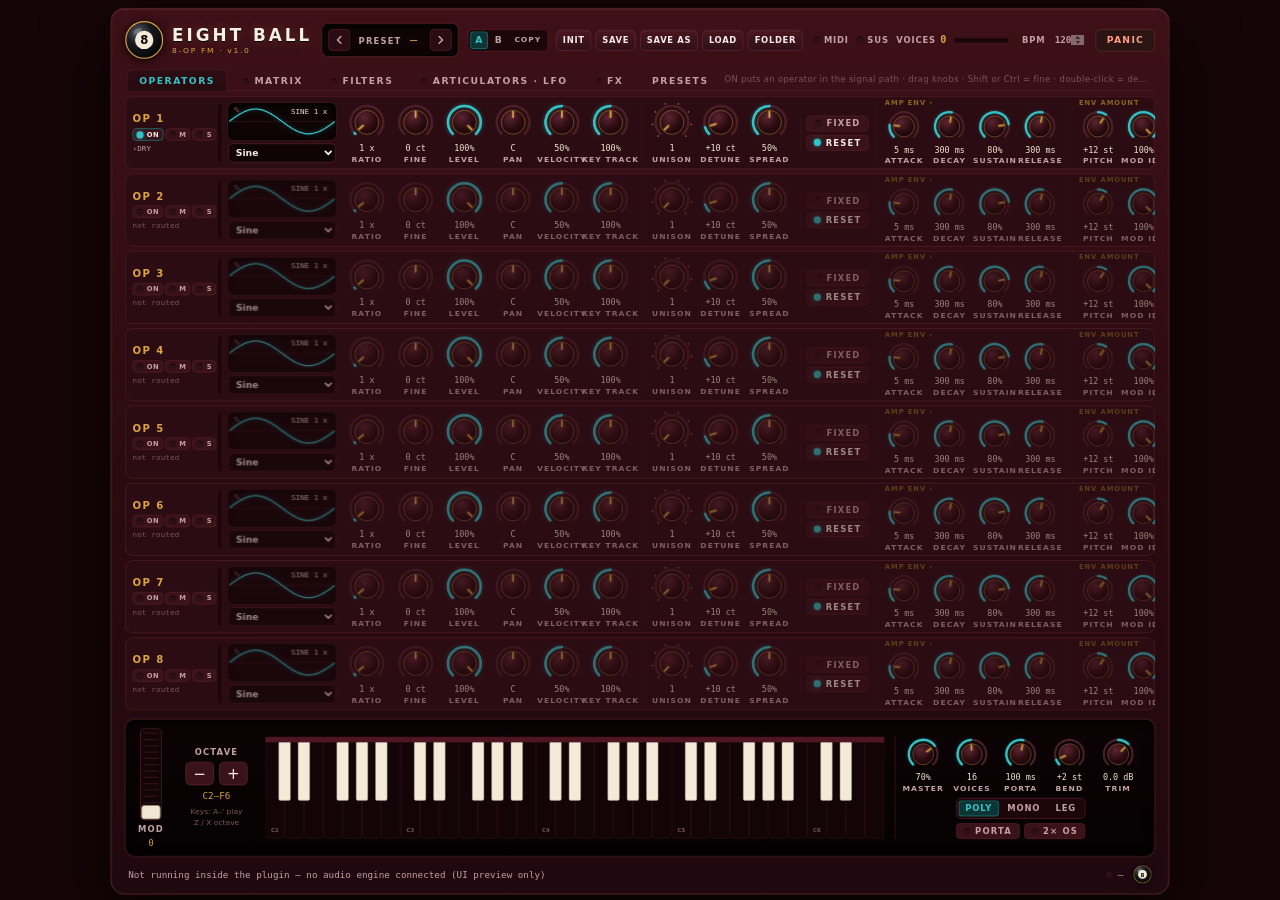
<file: vst/ui/index.html>
<!doctype html>
<html lang="en">
<head>
  <meta charset="utf-8">
  <meta name="viewport" content="width=device-width, initial-scale=1, minimum-scale=1, maximum-scale=1, user-scalable=no, viewport-fit=cover">
  <title>Eight Ball</title>
  <link rel="stylesheet" href="css/style.css">
</head>
<body class="plugin">
  <!-- shared SVG defs: knob face, the eight ball -->
  <svg width="0" height="0" style="position:absolute" aria-hidden="true" focusable="false">
    <defs>
      <radialGradient id="knobFace" cx="38%" cy="30%" r="80%">
        <stop offset="0%" stop-color="#5a2430"/>
        <stop offset="60%" stop-color="#2a0b10"/>
        <stop offset="100%" stop-color="#170507"/>
      </radialGradient>
      <radialGradient id="ballFace" cx="35%" cy="30%" r="75%">
        <stop offset="0%" stop-color="#5a5f68"/>
        <stop offset="45%" stop-color="#16181c"/>
        <stop offset="100%" stop-color="#050607"/>
      </radialGradient>
      <!-- the eight ball, drawn once -->
      <symbol id="eightBall" viewBox="0 0 40 40">
        <circle cx="20" cy="20" r="19" fill="url(#ballFace)" stroke="#d9a441" stroke-width="1.2"/>
        <circle cx="20" cy="20" r="9.5" fill="#f3ead8"/>
        <text x="20" y="24.6" class="ball-eight">8</text>
        <ellipse cx="13" cy="11" rx="4.5" ry="2.6" fill="#fff" opacity="0.2" transform="rotate(-30 13 11)"/>
      </symbol>
    </defs>
  </svg>

  <main class="synth">
    <header class="topbar">
      <div class="brand">
        <svg class="brand-logo" viewBox="0 0 40 40" aria-hidden="true"><use href="#eightBall"/></svg>
        <div class="brand-text">
          <span class="brand-mark">EIGHT BALL</span>
          <span class="brand-sub">8-OP FM · v1.0</span>
        </div>
      </div>
      <div class="patch-display">
        <button id="preset-prev" type="button" class="pd-step" aria-label="Previous preset" data-tip="Previous preset">
          <svg viewBox="0 0 12 12" aria-hidden="true"><path d="M8 2 4 6l4 4"/></svg>
        </button>
        <div class="pd-text">
          <span id="preset-cat" class="pd-label">PRESET</span>
          <span id="preset-name" class="pd-name"></span>
        </div>
        <button id="preset-next" type="button" class="pd-step" aria-label="Next preset" data-tip="Next preset">
          <svg viewBox="0 0 12 12" aria-hidden="true"><path d="m4 2 4 4-4 4"/></svg>
        </button>
      </div>
      <div class="preset-actions">
        <div class="ab-ctl" data-tip="A/B compare: flip between two sounds; COPY puts the current sound in the other slot">
          <button id="ab-a" type="button" class="ab-btn on">A</button>
          <button id="ab-b" type="button" class="ab-btn">B</button>
          <button id="ab-copy" type="button" class="ab-btn copy">COPY</button>
        </div>
        <button id="preset-init" type="button" class="pd-btn" data-tip="Start from the Init patch">INIT</button>
        <button id="preset-save" type="button" class="pd-btn" data-tip="Save the current sound (replaces a user preset of the same name)">SAVE</button>
        <button id="preset-saveas" type="button" class="pd-btn" data-tip="Save under a new name">SAVE AS</button>
        <button id="preset-load" type="button" class="pd-btn" data-tip="Load a .ebpreset file">LOAD</button>
        <button id="preset-folder" type="button" class="pd-btn" data-tip="Open the user preset folder">FOLDER</button>
      </div>
      <div class="top-controls">
        <label class="midi-pick web-only">
          <span class="ctl-label">MIDI IN</span>
          <select id="midi-select"><option>Detecting…</option></select>
        </label>
        <span class="indicator"><span class="led" id="midi-led" title="Note activity"></span>MIDI</span>
        <span class="indicator"><span class="led" id="sustain-led"></span>SUS</span>
        <span class="indicator voices-ind" data-tip="Voices playing / polyphony">VOICES <b id="voice-count">0</b></span>
        <div class="meter" data-tip="Output level"><div id="meter-fill"></div><div class="meter-clip"></div></div>
        <label class="indicator bpm-ctl" title="Tempo for synced envelopes and LFOs (from the host in the plugin)">
          BPM <input id="bpm-input" type="number" min="20" max="300" step="0.1" value="120" readonly>
        </label>
        <button id="panic-btn" type="button" class="panic" data-tip="Silence everything now">PANIC</button>
      </div>
    </header>

    <nav class="page-tabs" role="tablist" aria-label="Sections">
      <button type="button" class="page-tab" data-page="ops" role="tab">OPERATORS</button>
      <button type="button" class="page-tab" data-page="matrix" role="tab"><span class="led" id="matrix-led"></span>MATRIX</button>
      <button type="button" class="page-tab" data-page="filters" role="tab"><span class="led" id="filters-led"></span>FILTERS</button>
      <button type="button" class="page-tab" data-page="art" role="tab"><span class="led" id="art-led"></span>ARTICULATORS · LFO</button>
      <button type="button" class="page-tab" data-page="fx" role="tab"><span class="led" id="fx-led"></span>FX</button>
      <button type="button" class="page-tab" data-page="presets" role="tab">PRESETS</button>
      <span class="page-hint" id="page-hint"></span>
    </nav>
    <div class="pages">
      <div class="page" data-page="ops"><div id="ops-page" class="ops-page"></div></div>
      <div class="page" data-page="matrix"><div id="matrix-page" class="matrix-page"></div></div>
      <div class="page" data-page="filters"><div id="filters-page" class="filters-page"></div></div>
      <div class="page" data-page="art"><div id="art-page" class="art-page"></div></div>
      <div class="page" data-page="fx"><div id="fx-page" class="fx-page"></div></div>
      <div class="page" data-page="presets">
        <section class="browser" aria-label="Presets">
          <div class="browser-head">
            <div class="cat-tabs" id="cat-tabs" role="tablist"></div>
            <input id="preset-search" type="search" placeholder="search all presets…" spellcheck="false" autocomplete="off" data-tip="Type to search every category (Esc clears)">
          </div>
          <div class="preset-grid" id="preset-grid"></div>
          <div class="browser-foot"><span id="preset-count"></span><span id="preset-folder-path" class="path"></span></div>
        </section>
      </div>
    </div>

    <section class="keybed">
      <div id="wheel-slot"></div>
      <div class="octave-ctl">
        <span class="ctl-label">OCTAVE</span>
        <div class="oct-buttons">
          <button id="oct-down" type="button" aria-label="Octave down" data-tip="Octave down (Z)">−</button>
          <button id="oct-up" type="button" aria-label="Octave up" data-tip="Octave up (X)">+</button>
        </div>
        <span id="octave-readout" class="oct-readout"></span>
        <span class="kbd-hint">Keys: A–' play<br>Z / X octave</span>
      </div>
      <div id="piano" class="piano"></div>
      <div class="global-strip">
        <div id="global-knobs" class="knob-row"></div>
        <div id="global-switches" class="switch-col"></div>
      </div>
    </section>

    <footer class="statusbar">
      <span id="midi-monitor" class="monitor">Connecting to plugin…</span>
      <span class="audio-status"><span class="led" id="audio-led"></span><span id="audio-info">—</span></span>
      <svg class="corner-ball" viewBox="0 0 40 40" aria-hidden="true"><use href="#eightBall"/></svg>
    </footer>
  </main>

  <div id="modal" class="modal hidden" role="dialog" aria-modal="true" aria-labelledby="modal-title">
    <div class="modal-card">
      <div id="modal-title" class="modal-title"></div>
      <div id="modal-body" class="modal-body"></div>
      <input id="modal-input" type="text" maxlength="60" spellcheck="false" autocomplete="off">
      <div class="modal-actions">
        <button id="modal-cancel" type="button" class="pd-btn">CANCEL</button>
        <button id="modal-ok" type="button" class="pd-btn primary">OK</button>
      </div>
    </div>
  </div>

  <script src="js/params.js"></script>
  <script src="js/engine-juce.js"></script>
  <script src="js/knob.js"></script>
  <script src="js/controls.js"></script>
  <script src="js/piano.js"></script>
  <script src="js/matrix.js"></script>
  <script src="js/envelope.js"></script>
  <script src="js/waveeditor.js"></script>
  <script src="js/filters.js"></script>
  <script src="js/articulators.js"></script>
  <script src="js/fx.js"></script>
  <script src="js/app.js"></script>
</body>
</html>
</file>
<file: vst/ui/css/style.css>
:root {
  --bg: #150507;
  --chassis-1: #3b0f17;
  --chassis-2: #220a0e;
  --panel: #2b0c12;
  --panel-edge: #4d1b24;
  --screen: #0e0405;
  --text: #f4ebe6;
  --muted: #c2a0a4;
  --faint: #7a545b;
  --accent: #2fc5c7;                 /* teal */
  --accent-glow: rgba(47, 197, 199, 0.45);
  --accent-dim: #1a6d6e;
  --accent-bg: #0f3435;
  --gold: #d9a441;
  --gold-dim: #8a6520;
  --gold-glow: rgba(217, 164, 65, 0.45);
  --warn: #ff8a3d;
  --track: #4a1f27;
  --sans: "Segoe UI", system-ui, -apple-system, sans-serif;
  --mono: "Cascadia Mono", "Consolas", ui-monospace, monospace;
}

* { box-sizing: border-box; }

html, body { margin: 0; }
body {
  min-height: 100vh;
  background: radial-gradient(1200px 600px at 50% -10%, #2a0b10 0%, var(--bg) 60%) var(--bg);
  color: var(--text);
  font-family: var(--sans);
  -webkit-font-smoothing: antialiased;
}

button { font-family: inherit; color: inherit; }

.synth {
  width: 1260px;
  background: linear-gradient(180deg, var(--chassis-1), var(--chassis-2));
  border: 1px solid var(--panel-edge);
  border-radius: 16px;
  padding: 14px 16px 12px;
  box-shadow: 0 30px 80px rgba(0, 0, 0, 0.6), inset 0 1px 0 rgba(255, 255, 255, 0.05);
  display: flex;
  flex-direction: column;
  gap: 10px;
  user-select: none;
}

/* plugin: laid out at the design width and scaled to the window (app.js fit()) */
body.plugin { display: block; padding: 0; height: 100vh; overflow: hidden; background: var(--bg); }
body.plugin .synth { position: absolute; top: 8px; left: 50%; transform-origin: top center; transform: translateX(-50%); }

/* ---------------------------------------------------------------- LEDs --- */
.led {
  display: inline-block;
  width: 8px; height: 8px;
  border-radius: 50%;
  background: #2e1116;
  box-shadow: inset 0 1px 1px rgba(0, 0, 0, 0.6);
  flex: none;
  transition: background 60ms, box-shadow 60ms;
}
.led.on, .power.on .led {
  background: var(--accent);
  box-shadow: 0 0 8px var(--accent-glow), 0 0 2px var(--accent);
}

.ctl-label, .panel-title, .knob-label, .pd-label, .kgroup-label {
  font-size: 10px;
  letter-spacing: 0.14em;
  text-transform: uppercase;
  color: var(--muted);
  font-weight: 600;
}

/* -------------------------------------------------------------- top bar --- */
.topbar { display: flex; align-items: center; gap: 12px; }
.brand { display: flex; align-items: center; gap: 10px; flex: none; }
.brand-logo { width: 38px; height: 38px; filter: drop-shadow(0 2px 4px rgba(0, 0, 0, 0.7)); }
.ball-eight { font: 700 12px var(--sans); fill: #0a0a0a; text-anchor: middle; }
.brand-text { display: flex; flex-direction: column; line-height: 1.1; }
.brand-mark { font-size: 20px; font-weight: 800; letter-spacing: 0.18em; white-space: nowrap; }
.brand-sub { font-size: 9px; letter-spacing: 0.22em; color: var(--accent); margin-top: 3px; white-space: nowrap; }

.patch-display {
  flex: 1;
  min-width: 150px;
  display: flex;
  align-items: center;
  gap: 6px;
  background: var(--screen);
  border: 1px solid #000;
  border-radius: 6px;
  padding: 5px 6px;
  box-shadow: inset 0 2px 6px rgba(0, 0, 0, 0.8);
}
.pd-text { flex: 1; min-width: 0; display: flex; align-items: baseline; gap: 10px; padding: 0 4px; }
.pd-name { font-family: var(--mono); color: var(--accent); font-size: 15px; text-shadow: 0 0 8px var(--accent-glow); white-space: nowrap; overflow: hidden; text-overflow: ellipsis; }
.pd-step {
  flex: none; width: 26px; height: 26px; padding: 0;
  display: flex; align-items: center; justify-content: center;
  background: #2a0c12; border: 1px solid var(--panel-edge); border-radius: 5px; cursor: pointer;
}
.pd-step svg { width: 12px; height: 12px; fill: none; stroke: var(--muted); stroke-width: 1.8; stroke-linecap: round; stroke-linejoin: round; }
.pd-step:hover svg { stroke: var(--accent); }
.pd-step:active { transform: translateY(1px); }

.preset-actions { display: flex; gap: 5px; align-items: center; }
.ab-ctl { display: inline-flex; background: #1c0609; border: 1px solid var(--panel-edge); border-radius: 6px; padding: 2px; gap: 2px; margin-right: 4px; }
.ab-btn { background: transparent; border: none; border-radius: 4px; padding: 4px 6px; font-size: 11px; font-weight: 800; letter-spacing: 0.08em; color: var(--muted); cursor: pointer; }
.ab-btn:hover { color: var(--text); }
.ab-btn.on { background: var(--accent-bg); color: var(--accent); box-shadow: inset 0 0 0 1px var(--accent-dim); }
.ab-btn.copy { font-size: 9px; letter-spacing: 0.12em; }
.ab-btn.copy.has { color: var(--text); }
.pd-btn {
  background: linear-gradient(180deg, #4a161f, #30101a);
  border: 1px solid var(--panel-edge);
  border-radius: 6px;
  padding: 6px 7px;
  font-size: 10px; font-weight: 700; letter-spacing: 0.08em;
  color: var(--text);
  cursor: pointer;
  white-space: nowrap;
}
.pd-btn:hover { border-color: #6b2a35; }
.pd-btn:active { transform: translateY(1px); }
.pd-btn.primary { background: linear-gradient(180deg, #0f3a3b, #0b2a2b); border-color: var(--accent-dim); color: var(--accent); }
.pd-btn.primary:hover { border-color: var(--accent); }
.pd-btn.danger { background: #2a1512; border-color: #5b2a22; color: #ff9c8a; }

.top-controls { display: flex; align-items: center; gap: 9px; }
.midi-pick { display: flex; align-items: center; gap: 8px; }
.midi-pick select {
  background: var(--screen); color: var(--text);
  border: 1px solid var(--panel-edge); border-radius: 5px;
  padding: 5px 8px; font: 12px var(--sans); max-width: 200px;
}
.indicator { display: flex; align-items: center; gap: 5px; font-size: 10px; letter-spacing: 0.1em; color: var(--muted); font-weight: 600; }
.voices-ind b { font-family: var(--mono); color: var(--accent); font-weight: 600; font-size: 12px; letter-spacing: 0; }
.meter { position: relative; width: 72px; height: 7px; background: #1a0609; border-radius: 3px; overflow: hidden; border: 1px solid #3a1219; }
#meter-fill { height: 100%; width: 0%; background: linear-gradient(90deg, #2fc5c7 0%, #d9a441 75%, #ff5a3d 100%); transition: width 60ms linear; }
.meter-clip { position: absolute; right: 0; top: 0; width: 6px; height: 100%; background: #3a1512; }
.meter-clip.on { background: #ff3b2f; box-shadow: 0 0 6px #ff3b2f; }
.bpm-ctl input {
  width: 46px; background: var(--screen); color: var(--accent);
  border: 1px solid var(--panel-edge); border-radius: 4px; padding: 3px 4px;
  font: 600 11px var(--mono); text-align: right;
}
.bpm-ctl input[readonly] { color: var(--muted); border-color: transparent; background: transparent; cursor: default; }
.bpm-ctl input::-webkit-inner-spin-button { opacity: 0.4; }
.web-only { display: none !important; }
body.web .web-only { display: flex !important; }

.panic {
  background: #2a1512; border: 1px solid #5b2a22; color: #ff9c8a;
  border-radius: 6px; padding: 6px 12px;
  font-size: 11px; letter-spacing: 0.14em; font-weight: 700; cursor: pointer;
}
.panic:hover { background: #3a1a15; }
.panic:active { transform: translateY(1px); }

/* ============================================================ page tabs === */
.page-tabs {
  display: flex; align-items: center; gap: 4px;
  border-bottom: 1px solid var(--panel-edge);
  padding: 0 2px;
  margin-bottom: -4px;
}
.page-tab {
  display: flex; align-items: center; gap: 7px;
  background: transparent;
  border: 1px solid transparent; border-bottom: none;
  border-radius: 7px 7px 0 0;
  padding: 7px 14px 6px;
  font-size: 11px; font-weight: 700; letter-spacing: 0.16em;
  color: var(--muted);
  cursor: pointer;
  position: relative; top: 1px;
}
.page-tab:hover { color: var(--text); }
.page-tab.active { color: var(--accent); background: var(--panel); border-color: var(--panel-edge); }
.page-tab .led { width: 6px; height: 6px; }
.page-hint { margin-left: auto; flex: 1; min-width: 0; text-align: right; white-space: nowrap; overflow: hidden; text-overflow: ellipsis; font-size: 10px; color: var(--faint); letter-spacing: 0.04em; padding-right: 4px; }
.page-tab { white-space: nowrap; flex: none; }

/* every page overlaps in one grid cell, so the panel is as tall as its tallest page (OPERATORS) and never
   changes size when you switch; the PRESETS page contributes no height of its own (contain: size) and scrolls inside */
.pages { display: grid; min-height: 560px; }
.page { grid-area: 1 / 1; display: flex; flex-direction: column; gap: 10px; min-width: 0; min-height: 0; overflow: hidden; }
.page[data-page="presets"] { contain: size; }
.page:not(.active) { visibility: hidden; pointer-events: none; }

/* --------------------------------------------------------------- panels --- */
.panel {
  background: var(--panel);
  border: 1px solid var(--panel-edge);
  border-radius: 10px;
  padding: 8px 10px 10px;
  display: flex;
  flex-direction: column;
  gap: 8px;
  box-shadow: inset 0 1px 0 rgba(255, 255, 255, 0.03);
  min-width: 0;
}
.panel-head { display: flex; align-items: center; justify-content: space-between; min-height: 20px; gap: 8px; }
.panel-title { color: var(--text); }
.placeholder-page { display: flex; flex: 1; }
.panel.placeholder { flex: 1; justify-content: flex-start; }
.panel.placeholder p { color: var(--muted); font-size: 13px; line-height: 1.6; max-width: 760px; margin: 4px 0; }

.power {
  display: flex; align-items: center; gap: 6px;
  background: #3a1219;
  border: 1px solid var(--panel-edge);
  border-radius: 5px;
  padding: 3px 8px;
  font-size: 10px; letter-spacing: 0.14em; font-weight: 700;
  color: var(--muted);
  cursor: pointer;
  white-space: nowrap;
}
.power.on { color: var(--text); }

.screen {
  position: relative;
  background: var(--screen);
  border: 1px solid #000;
  border-radius: 6px;
  height: 44px;
  overflow: hidden;
  box-shadow: inset 0 2px 8px rgba(0, 0, 0, 0.9);
}
.screen svg { position: absolute; inset: 3px 0; width: 100%; height: calc(100% - 6px); }
.scr-grid { stroke: #3b0f17; stroke-width: 1; vector-effect: non-scaling-stroke; }
.scr-line {
  fill: none; stroke: var(--accent); stroke-width: 1.5;
  vector-effect: non-scaling-stroke;
  filter: drop-shadow(0 0 3px var(--accent-glow));
  stroke-linejoin: round;
}
.scr-text {
  position: absolute; right: 5px; top: 3px;
  font-family: var(--mono); font-size: 9px; color: #c9cdd3;
  background: rgba(7, 8, 10, 0.75); padding: 1px 4px; border-radius: 3px;
}

/* ---------------------------------------------------------------- knobs --- */
.knob-row { display: flex; justify-content: space-around; gap: 4px; }
.knob { display: flex; flex-direction: column; align-items: center; gap: 1px; width: 58px; }
.knob-svg { width: 48px; height: 48px; cursor: ns-resize; touch-action: none; outline: none; overflow: visible; }
.knob-svg:focus-visible .k-face { stroke: var(--accent); }
.k-track { fill: none; stroke: var(--track); stroke-width: 4; stroke-linecap: round; }
.k-value { fill: none; stroke: var(--accent); stroke-width: 4; stroke-linecap: round; filter: drop-shadow(0 0 3px var(--accent-glow)); }
.k-tick { fill: var(--faint); }
.k-face { fill: url(#knobFace); stroke: #050607; stroke-width: 1.5; }
.k-pointer { stroke: #f4f4f4; stroke-width: 2.6; stroke-linecap: round; }
.knob:hover .k-track { stroke: #6b2a35; }
.knob-value { font-family: var(--mono); font-size: 10px; color: var(--text); min-height: 13px; white-space: nowrap; }
.knob.active .knob-value { color: var(--accent); }
.knob-label { font-size: 9px; white-space: nowrap; }
.knob.learned .k-face { stroke: var(--warn); }
.knob.learn-armed .k-face { stroke: var(--warn); animation: pulse-stroke 0.8s ease-in-out infinite; }
@keyframes pulse-stroke { 50% { stroke: #fff; } }

.knob.knob-md { width: 54px; }
.knob.knob-md .knob-svg { width: 42px; height: 42px; }
.knob.knob-sm { width: 30px; gap: 0; }
.knob.knob-sm .knob-svg { width: 30px; height: 30px; }
.knob.knob-sm .knob-label, .knob.knob-sm .knob-value { display: none; }
.knob.knob-sm .k-track, .knob.knob-sm .k-value { stroke-width: 6; }
.knob.knob-sm .k-pointer { stroke-width: 3.5; }
.knob.knob-sm .k-face { r: 17; }

/* segmented choice */
.seg { display: inline-flex; background: #1c0609; border: 1px solid var(--panel-edge); border-radius: 6px; padding: 2px; gap: 2px; }
.seg button {
  background: transparent; border: none; border-radius: 4px; padding: 4px 8px;
  font-size: 10px; font-weight: 700; letter-spacing: 0.1em; text-transform: uppercase;
  color: var(--muted); cursor: pointer;
}
.seg button:hover { color: var(--text); }
.seg button.on { background: var(--accent-bg); color: var(--accent); box-shadow: inset 0 0 0 1px var(--accent-dim); }
.seg button:focus-visible { outline: 1px solid var(--accent); }

/* dropdown */
.param-select {
  min-width: 0; width: 100%;
  background: var(--screen); color: var(--text);
  border: 1px solid var(--panel-edge); border-radius: 5px;
  padding: 3px 2px 3px 4px;
  font: 600 11px var(--sans);
  cursor: pointer;
}
.param-select:hover { border-color: #6b2a35; }
.param-select:focus-visible { outline: 1px solid var(--accent); }

/* ============================================================ operators === */
.ops-page { display: flex; flex-direction: column; gap: 5px; }
.op-strip {
  display: grid;
  grid-template-columns: 106px 128px minmax(0, 1fr);
  gap: 8px;
  align-items: center;
  background: var(--panel);
  border: 1px solid var(--panel-edge);
  border-radius: 9px;
  padding: 4px 8px;
  transition: opacity 150ms;
}
.op-strip.off .op-wave, .op-strip.off .op-knobs { opacity: 0.38; }
.op-strip.silent .op-num { color: var(--faint); }
.op-strip.idle .op-wave, .op-strip.idle .op-knobs { opacity: 0.55; }
.op-on.on { color: var(--accent); border-color: var(--accent-dim); }
.op-route { font: 9px var(--mono); color: var(--faint); letter-spacing: 0.02em; white-space: nowrap; overflow: hidden; text-overflow: ellipsis; max-width: 96px; }
.op-strip:not(.idle) .op-route { color: var(--muted); }
.op-id { display: flex; flex-direction: column; gap: 4px; align-items: flex-start; position: relative; height: 100%; justify-content: center; }
.op-num { font-size: 12px; font-weight: 800; letter-spacing: 0.14em; color: var(--accent); }
.op-ms { display: flex; gap: 2px; }
.op-ms .power { padding: 2px 4px; gap: 4px; }
.op-ms .power span:last-child { font-size: 8px; letter-spacing: 0.08em; }
.op-mute.on { color: var(--warn); }
.op-mute.on .led { background: var(--warn); box-shadow: 0 0 8px rgba(255, 138, 61, 0.5); }
.op-activity { position: absolute; right: 0; top: 4px; bottom: 4px; width: 4px; background: #1c0609; border-radius: 2px; overflow: hidden; }
.op-act-fill { position: absolute; left: 0; right: 0; bottom: 0; height: 0; background: var(--accent); box-shadow: 0 0 6px var(--accent-glow); transition: height 60ms linear; }
.op-wave { display: flex; flex-direction: column; gap: 4px; }
.op-wave .screen { height: 44px; }
.op-knobs { display: flex; align-items: center; gap: 2px; }
.kgroup { display: flex; align-items: center; gap: 0; padding: 0 6px; border-left: 1px solid #3a1219; }
.kgroup:first-child { border-left: none; padding-left: 0; }
.kgroup.switches { flex-direction: column; gap: 4px; align-items: stretch; }
.kgroup.switches .power { justify-content: center; }
.kgroup.env { position: relative; padding-top: 10px; }
.kgroup-label { position: absolute; top: -2px; left: 10px; font-size: 8px; }
.kgroup.env.na .knob { opacity: 0.35; }
.kgroup.env.na::after { content: "custom shape"; position: absolute; right: 8px; top: -2px; font-size: 8px; color: var(--faint); letter-spacing: 0.1em; text-transform: uppercase; }

/* =============================================================== matrix === */
.matrix-page { display: flex; flex-direction: column; }
.mx-row { display: flex; gap: 10px; align-items: flex-start; }
.mx-panel { gap: 6px; }
.mx-hint { font-size: 9px; color: var(--faint); letter-spacing: 0.06em; }
.mx-grid { display: grid; grid-template-columns: 26px repeat(8, 36px); grid-auto-rows: 36px; gap: 2px; align-items: center; justify-items: center; }
.out-grid { grid-template-columns: 26px repeat(4, 36px); }
.mx-corner { font-size: 7px; color: var(--faint); text-align: center; line-height: 1.1; letter-spacing: 0.04em; }
.mx-head-cell { --glow: 0; font-family: var(--mono); font-size: 11px; color: var(--muted); font-weight: 600; text-shadow: 0 0 calc(var(--glow) * 8px) var(--accent); }
.mx-head-cell.col { color: var(--accent); }
.mx-cell { width: 34px; height: 34px; display: flex; align-items: center; justify-content: center; background: #1c0609; border: 1px solid #3a1219; border-radius: 6px; }
.mx-cell.diag { background: #26070d; border-color: #5a2a1a; }
.mx-cell.dry { background: #0e1a1b; }
.mx-cell .knob.zero .k-pointer { stroke: #6b4a50; }
.mx-cell .knob.zero .k-face { fill: #260a10; }
.mx-panel.tools { flex: 1; }
.mx-cell { --glow: 0; box-shadow: 0 0 calc(var(--glow) * 14px) rgba(47, 197, 199, var(--glow)), inset 0 0 calc(var(--glow) * 8px) rgba(47, 197, 199, calc(var(--glow) * 0.5)); transition: box-shadow 80ms linear; }
.matrix-page .page-tab { }
/* the second row: signal flow + scopes */
.mx-panel.flow { width: 330px; flex: none; }
.flow-svg { width: 100%; height: 170px; display: block; }
.flow-edge { --glow: 0; fill: none; stroke: var(--accent-dim); stroke-linecap: round; opacity: calc(0.45 + var(--glow) * 0.55); }
.flow-edge.rm { stroke: #d9a441; stroke-dasharray: 3 3; }
.flow-edge.out { stroke: var(--muted); }
.flow-edge.loop { fill: none; }
.animating .flow-edge.pm, .animating .flow-edge.out { stroke-dasharray: 5 4; animation: flow 1.2s linear infinite; }
.animating .flow-edge.pm { stroke: var(--accent); filter: drop-shadow(0 0 calc(var(--glow) * 4px) var(--accent)); }
.animating .flow-edge.rm { animation: flow 1.2s linear infinite; }
@keyframes flow { to { stroke-dashoffset: -18; } }
.flow-svg marker path { fill: var(--accent-dim); }
#flowArrowOut path { fill: var(--muted); }
.flow-node { --glow: 0; }
.flow-node circle { fill: #1c0609; stroke: var(--accent-dim); stroke-width: 1.2; }
.animating .flow-node circle { stroke: rgba(47, 197, 199, calc(0.35 + var(--glow) * 0.65)); filter: drop-shadow(0 0 calc(var(--glow) * 8px) var(--accent)); }
.flow-node text { fill: var(--text); font: 700 10px var(--sans); text-anchor: middle; letter-spacing: 0.06em; }
.flow-node.out circle { stroke: var(--muted); }
.flow-node.out text { fill: var(--muted); font-size: 8px; }
.flow-bus { fill: var(--faint); font: 7px var(--mono); text-anchor: middle; }
.mx-panel.scopes { flex: 1; }
.scope-grid { display: grid; grid-template-columns: repeat(4, minmax(0, 1fr)); gap: 6px; }
.op-scope { height: 44px; position: relative; }
.op-scope svg { inset: 0; height: 100%; }
.op-scope .scr-line { opacity: 0.35; transition: opacity 150ms; }
.op-scope.live .scr-line { opacity: 1; }
.scope-num { position: absolute; left: 5px; top: 3px; font: 700 9px var(--mono); color: var(--faint); }
.op-scope.live .scope-num { color: var(--accent); }

/* ========================================================== wave editor === */
.op-wave .screen.clickable { cursor: pointer; }
.op-wave .screen.clickable:hover { border-color: var(--accent-dim); }
.op-wave .screen.clickable::after { content: "✎"; position: absolute; left: 5px; top: 2px; font-size: 10px; color: var(--faint); }
.op-wave .screen.clickable:hover::after { color: var(--accent); }
.page[data-page="ops"] { position: relative; }
.wave-editor { position: absolute; inset: 0; z-index: 5; background: rgba(11, 13, 16, 0.86); display: flex; align-items: flex-start; justify-content: center; padding: 6px; }
.wave-editor.hidden { display: none; }
.wave-card { width: 100%; gap: 8px; box-shadow: 0 20px 60px rgba(0, 0, 0, 0.7); border-color: var(--accent-dim); }
.wave-head { flex-wrap: wrap; gap: 6px 10px; }
.wave-head .env-targets { margin-left: 0; }
.wave-starters { display: flex; gap: 4px; margin-left: auto; }
.wave-close { padding: 3px 9px; font-size: 12px; }
.wave-body { display: flex; flex-direction: column; gap: 4px; }
.wave-bars-wrap { display: flex; gap: 6px; align-items: stretch; }
.wave-axis { width: 42px; flex: none; font-size: 8px; letter-spacing: 0.14em; color: var(--muted); font-weight: 700; writing-mode: vertical-rl; transform: rotate(180deg); text-align: center; }
.wave-bars { flex: 1; background: var(--screen); border: 1px solid #000; border-radius: 6px; cursor: crosshair; touch-action: none; }
.wave-levels { height: 190px; }
.wave-phases { height: 70px; }
.hb-axis { stroke: #4a1a22; stroke-width: 1; vector-effect: non-scaling-stroke; }
.hb-level { fill: var(--accent); opacity: 0.9; }
.hb-level.zero { fill: #3a1219; }
.hb-phase { fill: #d9a441; opacity: 0.9; }
.hb-phase.zero { fill: #3a1219; }
.wave-numbers { display: grid; grid-template-columns: repeat(64, 1fr); margin-left: 48px; font: 8px var(--mono); color: var(--faint); text-align: center; }
.wave-draw { height: 270px; }
.wave-draw svg { inset: 0; height: 100%; cursor: crosshair; }
.wave-foot { display: flex; align-items: center; gap: 12px; }
.wave-preview { width: 400px; height: 60px; flex: none; }
.wave-preview svg { inset: 0; height: 100%; }
.wave-readout { font: 11px var(--mono); color: var(--muted); }
.mx-layouts { display: grid; grid-template-columns: 1fr 1fr; gap: 4px; }
.mx-layout { text-align: left; font-size: 10px; padding: 5px 8px; letter-spacing: 0.06em; }
.mx-actions { display: flex; align-items: center; gap: 8px; margin-top: 4px; }
.mx-actions .knob { margin-left: auto; }

/* ============================================================== filters === */
.filters-page { display: flex; flex-direction: column; gap: 10px; }
.flt-row { display: flex; gap: 10px; }
.flt-panel { flex: 1; min-width: 0; gap: 6px; transition: opacity 150ms; }
.flt-panel.off .flt-screen, .flt-panel.off .flt-knobs { opacity: 0.45; }
.flt-top { display: flex; gap: 8px; align-items: center; }
.flt-screen { height: 76px; }
.flt-screen svg { inset: 0; height: 100%; }
.flt-grid line { stroke: #2a0b10; stroke-width: 1; vector-effect: non-scaling-stroke; }
.flt-grid line.zero { stroke: #4a1a22; }
.flt-fill { fill: var(--accent); opacity: 0.08; }
.flt-cut { stroke: var(--accent); stroke-width: 1; stroke-dasharray: 3 3; opacity: 0.6; vector-effect: non-scaling-stroke; }
.flt-knobs { justify-content: space-between; }
.flt-env-btns { display: flex; gap: 6px; }
.flt-env-btns .pd-btn { font-size: 10px; padding: 4px 8px; }
.flt-route { flex-direction: column; }
.flt-route-body { display: flex; align-items: center; gap: 24px; }
.flt-diagram svg { width: 300px; height: 100px; }
.flt-diagram rect { fill: #1c0609; stroke: var(--accent-dim); stroke-width: 1; }
.flt-diagram text { fill: var(--text); font: 600 10px var(--sans); text-anchor: middle; letter-spacing: 0.1em; }
.flt-diagram text.small { fill: var(--faint); font-size: 8px; letter-spacing: 0.08em; }
.flt-diagram line { stroke: var(--muted); stroke-width: 1.2; }
.flt-diagram marker path { fill: var(--muted); }
.flt-feeds { display: flex; flex-direction: column; gap: 3px; font-family: var(--mono); font-size: 11px; color: var(--faint); }
.flt-feeds .fed { color: var(--accent); }

/* ===================================================== articulators + LFO === */
.art-page { display: flex; flex-direction: column; gap: 10px; }
.art-top { display: flex; gap: 10px; align-items: stretch; }
.env-panel { flex: 1; min-width: 0; gap: 6px; }
.env-head { flex-wrap: wrap; gap: 6px 10px; }
.env-targets { display: flex; gap: 3px; align-items: center; margin-left: auto; }
.env-target {
  background: #1c0609; border: 1px solid var(--panel-edge); border-radius: 4px; padding: 3px 7px;
  font-size: 10px; font-weight: 700; letter-spacing: 0.08em; color: var(--muted); cursor: pointer;
}
.env-target:hover { color: var(--text); }
.env-target.on { background: var(--accent-bg); color: var(--accent); border-color: var(--accent-dim); }
.env-sep { width: 1px; height: 16px; background: var(--panel-edge); margin: 0 3px; }
.env-editor { width: 100%; }
.env-svg { display: block; width: 100%; height: auto; outline: none; touch-action: none; }
.env-svg:focus-visible .env-bg { stroke: var(--accent-dim); }
.env-bg { fill: var(--screen); stroke: #000; }
.env-grid line { stroke: #2a0b10; stroke-width: 1; vector-effect: non-scaling-stroke; }
.env-grid text { fill: var(--faint); font: 9px var(--mono); }
.env-fill { fill: var(--accent); opacity: 0.1; }
.env-line { fill: none; stroke: var(--accent); stroke-width: 1.6; filter: drop-shadow(0 0 3px var(--accent-glow)); vector-effect: non-scaling-stroke; }
.env-loop { fill: #ffffff; opacity: 0.05; }
.env-sustain { stroke: var(--warn); stroke-width: 1; stroke-dasharray: 4 3; vector-effect: non-scaling-stroke; }
.env-pt { fill: #260a10; stroke: var(--accent); stroke-width: 1.6; cursor: move; }
.env-pt:hover, .env-pt.sel { fill: var(--accent); }
.env-pt.sus { stroke: var(--warn); }
.env-pt.loop { stroke-dasharray: 2 1.5; }
.env-th { fill: #6b2a35; stroke: none; cursor: ns-resize; }
.env-th:hover { fill: var(--text); }
.env-readout { fill: var(--muted); font: 9px var(--mono); text-anchor: end; }
.env-toolbar { display: flex; align-items: center; gap: 5px; flex-wrap: wrap; }
.env-btn { font-size: 9px; padding: 4px 7px; letter-spacing: 0.1em; }
.env-btn:disabled { opacity: 0.35; cursor: default; }
.env-btn.on { color: var(--warn); border-color: #5b3a22; }
.env-shapes { width: auto; min-width: 86px; padding: 4px 6px; font-size: 10px; }
.env-amount { display: flex; align-items: center; }
.env-amount .knob { width: 50px; }
.env-hint { margin-left: auto; font-size: 9px; color: var(--faint); letter-spacing: 0.04em; text-align: right; }

.lfo-panel { width: 560px; flex: none; gap: 5px; }
.lfo-strip {
  display: grid; grid-template-columns: 36px 36px 72px 104px 6px minmax(0, 1fr) auto; gap: 6px; align-items: center;
  background: #220a0e; border: 1px solid #3a1219; border-radius: 7px; padding: 3px 6px; transition: opacity 150ms;
}
.lfo-strip.off .lfo-shape, .lfo-strip.off .lfo-knobs, .lfo-strip.off .lfo-sync { opacity: 0.45; }
.lfo-num { font-size: 10px; font-weight: 800; letter-spacing: 0.1em; color: var(--accent); }
.lfo-strip .power { padding: 3px 5px; }
.lfo-shape { height: 40px; }
.lfo-shape svg { inset: 0; height: 100%; cursor: crosshair; }
.lfo-shape.ro svg { cursor: default; }
.shape-dot { fill: var(--warn); }
.lfo-meter { position: relative; width: 4px; height: 40px; background: #1c0609; border-radius: 2px; overflow: hidden; }
.lfo-meter::after { content: ""; position: absolute; left: 0; right: 0; top: 50%; height: 1px; background: #4a1f27; }
.lfo-meter-fill { position: absolute; left: 0; right: 0; top: 50%; height: 0; background: var(--accent); box-shadow: 0 0 6px var(--accent-glow); }
.lfo-knobs { justify-content: space-around; gap: 0; }
.lfo-knobs .knob { width: 44px; }
.lfo-knobs .knob .knob-svg { width: 34px; height: 34px; }
.lfo-sync { display: flex; flex-direction: column; gap: 3px; align-items: stretch; width: 62px; }
.lfo-sync .power { justify-content: center; }
.lfo-div { width: 62px; font-size: 10px; padding: 2px 2px; }
.na { opacity: 0.35; }

.mod-panel { gap: 6px; }
.mod-grid { display: grid; grid-template-columns: 1fr 1fr; gap: 3px 16px; }
.mod-row { display: grid; grid-template-columns: 16px 30px 150px 10px minmax(0, 1fr) 30px 44px; gap: 5px; align-items: center; height: 28px; padding: 0 4px; border-radius: 5px; }
.mod-row.active { background: #0f2a2b; }
.mod-num { font-family: var(--mono); font-size: 10px; color: var(--faint); text-align: right; }
.mod-on { padding: 3px 0; justify-content: center; }
.mod-on span:last-child { display: none; }
.mod-arrow { color: var(--faint); font-size: 14px; text-align: center; }
.mod-src, .mod-dst { font-size: 11px; padding: 3px 2px 3px 4px; }
.mod-row .knob-sm { width: 28px; }
.mod-row .knob-sm .knob-svg { width: 28px; height: 28px; }
.mod-val { font-family: var(--mono); font-size: 10px; color: var(--muted); }
.mod-row.active .mod-val { color: var(--accent); }

/* ================================================================== FX ===== */
.fx-page { display: flex; flex-direction: column; gap: 10px; }
.fx-chainbar { gap: 6px; }
.fx-chain { display: flex; align-items: center; gap: 6px; }
.fx-chip {
  display: flex; align-items: center; gap: 7px; padding: 6px 12px;
  background: #1c0609; border: 1px solid var(--panel-edge); border-radius: 6px;
  font-size: 10px; font-weight: 700; letter-spacing: 0.12em; color: var(--muted); cursor: grab; user-select: none; touch-action: none;
  position: relative;
}
.fx-chip + .fx-chip::before { content: "›"; position: absolute; left: -9px; top: 50%; transform: translateY(-50%); color: var(--faint); font-size: 14px; }
.fx-chip.on { color: var(--text); border-color: var(--accent-dim); }
.fx-chip.dragging { border-color: var(--accent); background: var(--accent-bg); cursor: grabbing; }
.fx-grid { display: grid; grid-template-columns: repeat(4, minmax(0, 1fr)); gap: 10px; align-items: start; }
.fx-panel { gap: 6px; transition: opacity 150ms; }
.fx-panel.off .fx-body { opacity: 0.45; }
.fx-panel.dragging { border-color: var(--accent); }
.fx-panel .panel-head { gap: 6px; }
.fx-panel .panel-title { flex: 1; }
.fx-handle { color: var(--faint); cursor: grab; font-size: 12px; letter-spacing: -2px; padding: 0 2px; touch-action: none; user-select: none; }
.fx-handle:hover { color: var(--accent); }
.fx-pos { font-family: var(--mono); font-size: 10px; color: var(--faint); }
.fx-body { display: flex; flex-direction: column; gap: 4px; }
.fx-top { display: flex; align-items: center; gap: 8px; font-size: 9px; letter-spacing: 0.12em; color: var(--muted); font-weight: 600; }
.fx-knobs { justify-content: space-around; gap: 0; }
.fx-knobs .knob { width: 50px; }
.fx-div { width: 64px; font-size: 10px; padding: 2px; }
.fx-eq-screen { height: 56px; }
.fx-eq-screen svg { inset: 0; height: 100%; }
.fx-gr { display: flex; align-items: center; gap: 6px; margin-left: auto; }
.fx-gr-bar { width: 70px; height: 6px; background: #1a0609; border: 1px solid #3a1219; border-radius: 3px; overflow: hidden; }
.fx-gr-fill { height: 100%; width: 0; background: var(--warn); transition: width 60ms linear; }
.fx-gr-val { font-family: var(--mono); font-size: 10px; color: var(--muted); min-width: 44px; }

/* a knob an active mod slot drives */
.knob.modded::after { content: ""; position: absolute; top: 2px; right: 6px; width: 5px; height: 5px; border-radius: 50%; background: var(--warn); box-shadow: 0 0 5px var(--warn); }
.knob { position: relative; }
.kgroup-label.link { background: none; border: none; padding: 0; cursor: pointer; color: var(--muted); }
.kgroup-label.link:hover { color: var(--accent); }

/* ============================================================== keybed ===== */
.keybed {
  display: flex;
  gap: 12px;
  background: #000;
  border: 1px solid #3a1219;
  border-radius: 12px;
  padding: 10px;
  box-shadow: inset 0 4px 14px rgba(0, 0, 0, 0.9);
  align-items: center;
}
.octave-ctl { display: flex; flex-direction: column; align-items: center; justify-content: center; gap: 6px; width: 92px; flex: none; }
.oct-buttons { display: flex; gap: 6px; }
.oct-buttons button { width: 34px; height: 28px; background: #3a1219; border: 1px solid #5a2430; border-radius: 6px; font-size: 18px; line-height: 1; cursor: pointer; }
.oct-buttons button:hover { border-color: var(--accent-dim); }
.oct-buttons button:active { transform: translateY(1px); }
.oct-readout { font-family: var(--mono); font-size: 11px; color: var(--accent); }
.kbd-hint { font-size: 9px; color: var(--faint); text-align: center; line-height: 1.4; }

.piano { flex: 1; min-width: 0; }
.piano-svg { display: block; width: 100%; height: auto; max-height: 150px; touch-action: none; cursor: pointer; }
.felt { fill: #4e1620; }
/* Inverted keyboard: naturals black, sharps white */
.wkey { fill: #120407; stroke: #3a1a21; stroke-width: 1; transition: fill 40ms; }
.wkey:hover { fill: #1e0a0e; }
.wkey.down { fill: var(--accent); stroke: var(--accent); }
.bkey { fill: #f3ead8; stroke: #9a8a78; stroke-width: 1; transition: fill 40ms; }
.bkey:hover { fill: #ffffff; }
.bkey.down { fill: var(--accent); stroke: #1a6d6e; }
.wkey.outside, .bkey.outside { opacity: 0.25; cursor: default; }
.klabel { fill: #7a545b; font: 600 11px var(--sans); text-anchor: middle; pointer-events: none; }

.wheel-ctl { display: flex; flex-direction: column; align-items: center; justify-content: center; gap: 5px; width: 40px; flex: none; }
.wheel-svg { width: 26px; height: 110px; cursor: ns-resize; touch-action: none; outline: none; }
.wheel-svg:focus-visible .wh-slot { stroke: var(--accent); }
.wh-slot { fill: #130507; stroke: #4a1f27; }
.wh-ridges line { stroke: #30101a; stroke-width: 1.5; }
.wh-fill { fill: var(--accent-dim); opacity: 0.55; }
.wh-thumb { fill: #f1e6d2; stroke: #9a8a78; }
.wheel-ctl:hover .wh-thumb { fill: #fff; }
.wheel-value { font-family: var(--mono); font-size: 10px; color: var(--accent); }

.global-strip { display: flex; flex-direction: column; gap: 6px; align-items: center; padding: 0 6px; border-left: 1px solid #3a1219; }
.switch-col { display: flex; flex-direction: column; gap: 5px; align-items: center; }
.switch-row { display: flex; gap: 5px; align-items: center; }

/* ------------------------------------------------------------ statusbar --- */
.statusbar { display: flex; justify-content: space-between; align-items: center; gap: 12px; font-family: var(--mono); font-size: 11px; color: var(--muted); padding: 0 4px; }
.monitor { flex: 1; min-width: 0; white-space: pre; overflow: hidden; text-overflow: ellipsis; }
.audio-status { display: flex; align-items: center; gap: 6px; flex: none; }

/* ======================================================== preset browser === */
.browser { background: var(--panel); border: 1px solid var(--panel-edge); border-radius: 10px; padding: 10px; display: flex; flex-direction: column; gap: 10px; flex: 1; min-height: 0; }
.browser-head { display: flex; align-items: flex-start; gap: 10px; }
.cat-tabs { display: flex; flex-wrap: wrap; gap: 4px; flex: 1; }
.cat-count { margin-left: 6px; font-family: var(--mono); font-size: 9px; color: var(--faint); letter-spacing: 0; }
.cat-tab.active .cat-count { color: var(--accent-dim); }
#preset-search { width: 190px; flex: none; background: var(--screen); color: var(--accent); border: 1px solid var(--panel-edge); border-radius: 6px; padding: 6px 9px; font: 12px var(--mono); outline: none; user-select: text; }
#preset-search:focus { border-color: var(--accent-dim); }
#preset-search::placeholder { color: var(--faint); font-family: var(--sans); }
.cat-tab {
  position: relative; background: transparent; border: 1px solid transparent; border-radius: 5px; padding: 5px 12px;
  font-size: 10px; font-weight: 700; letter-spacing: 0.14em; text-transform: uppercase; color: var(--muted); cursor: pointer;
}
.cat-tab:hover { color: var(--text); }
.cat-tab.active { color: var(--accent); border-color: var(--accent-dim); background: var(--accent-bg); }
.cat-tab.has-current::after { content: ""; position: absolute; top: 3px; right: 3px; width: 4px; height: 4px; border-radius: 50%; background: var(--accent); }
.preset-grid { display: grid; grid-template-columns: repeat(5, minmax(0, 1fr)); grid-auto-rows: 34px; gap: 5px; overflow-y: scroll; padding-right: 6px; flex: 1; min-height: 0; align-content: start; scrollbar-gutter: stable; }
.preset-btn {
  position: relative; display: flex; align-items: center; padding: 0 24px 0 12px;
  background: linear-gradient(180deg, #3b1119, #2a0b11); border: 1px solid var(--panel-edge); border-radius: 6px;
  font-size: 12px; font-weight: 600; text-align: left; cursor: pointer; min-width: 0;
}
.preset-btn:hover { border-color: #6b2a35; }
.preset-btn:active { transform: translateY(1px); }
.preset-btn.selected { border-color: var(--accent); background: linear-gradient(180deg, #0f3334, #0b2526); color: var(--accent); }
.pb-name { white-space: nowrap; overflow: hidden; text-overflow: ellipsis; }
.pb-del { position: absolute; right: 4px; top: 50%; transform: translateY(-50%); width: 18px; height: 18px; line-height: 17px; text-align: center; border-radius: 4px; color: var(--muted); font-size: 14px; opacity: 0; }
.preset-btn:hover .pb-del { opacity: 1; }
.pb-del:hover { background: #3a1a15; color: #ff9c8a; }
.grid-empty { grid-column: 1 / -1; font-size: 12px; color: var(--muted); line-height: 1.6; padding: 0 4px; }
.path { font-family: var(--mono); color: var(--text); font-size: 11px; word-break: break-all; }
.browser-foot { font-family: var(--mono); font-size: 10px; color: var(--faint); display: flex; gap: 16px; }
.pb-cat { margin-left: auto; font-size: 9px; color: var(--faint); white-space: nowrap; padding-left: 8px; }
.preset-grid::-webkit-scrollbar { width: 14px; }
.preset-grid::-webkit-scrollbar-track { background: #2a0b10; border-radius: 7px; border: 1px solid #4d1b24; }
.preset-grid::-webkit-scrollbar-thumb { background: var(--accent-dim); border: 2px solid #2a0b10; border-radius: 7px; min-height: 48px; }
.preset-grid::-webkit-scrollbar-thumb:hover { background: var(--accent-dim); }

/* ================================================================ modal === */
.modal { position: fixed; inset: 0; z-index: 20; display: flex; align-items: center; justify-content: center; background: rgba(5, 6, 8, 0.7); }
.modal.hidden { display: none; }
.modal-card {
  width: min(420px, calc(100vw - 32px)); background: linear-gradient(180deg, #3b0f17, #2a0c12);
  border: 1px solid var(--panel-edge); border-radius: 12px; padding: 18px; display: flex; flex-direction: column; gap: 12px;
  box-shadow: 0 20px 60px rgba(0, 0, 0, 0.7);
}
.modal-title { font-size: 12px; font-weight: 700; letter-spacing: 0.16em; text-transform: uppercase; }
.modal-body { font-size: 13px; color: var(--muted); line-height: 1.5; }
.modal-body b { color: var(--text); }
#modal-input { background: var(--screen); color: var(--accent); border: 1px solid var(--panel-edge); border-radius: 6px; padding: 9px 10px; font: 14px var(--mono); outline: none; user-select: text; }
#modal-input:focus { border-color: var(--accent-dim); }
.modal-actions { display: flex; justify-content: flex-end; gap: 8px; }

/* ====================================================== tooltip + menu === */
.tooltip {
  position: fixed; z-index: 30; pointer-events: none;
  background: #1c0609; color: var(--text); border: 1px solid #5a2430; border-radius: 5px;
  padding: 4px 8px; font: 11px var(--sans); white-space: nowrap;
  box-shadow: 0 6px 18px rgba(0, 0, 0, 0.6);
}
.tooltip.hidden { display: none; }
.ctx-menu {
  position: fixed; z-index: 40; min-width: 180px;
  background: #260a10; border: 1px solid #5a2430; border-radius: 7px; padding: 4px;
  box-shadow: 0 10px 30px rgba(0, 0, 0, 0.7); display: flex; flex-direction: column;
}
.ctx-menu.hidden { display: none; }
.ctx-title { font: 600 10px var(--mono); color: var(--accent); padding: 5px 8px 6px; border-bottom: 1px solid #4a1a22; margin-bottom: 3px; }
.ctx-item { background: transparent; border: none; text-align: left; padding: 6px 8px; font: 12px var(--sans); border-radius: 4px; cursor: pointer; }
.ctx-item:hover:not(:disabled) { background: var(--accent-bg); color: var(--accent); }
.ctx-item:disabled { color: var(--faint); cursor: default; }


/* ================================================== maroon / teal / gold ===== */
body {
  background: radial-gradient(1400px 700px at 50% -20%, #4a1420 0%, #2a0b10 35%, var(--bg) 70%) var(--bg);
}
.synth {
  background: linear-gradient(180deg, #3e1018 0%, #2a0a0f 55%, #200810 100%);
  border: 1px solid #5a2430;
  box-shadow: 0 30px 80px rgba(0, 0, 0, 0.7), inset 0 1px 0 rgba(255, 228, 180, 0.08), inset 0 0 0 1px rgba(217, 164, 65, 0.06);
}
.panel {
  background: linear-gradient(180deg, #2f0d14, #250a0f);
  border-color: #4d1b24;
  box-shadow: inset 0 1px 0 rgba(255, 228, 180, 0.05), 0 4px 14px rgba(0, 0, 0, 0.25);
}
.panel-head { border-bottom: 1px solid rgba(217, 164, 65, 0.18); padding-bottom: 5px; }
.panel-title, .op-num, .lfo-num, .kgroup-label, .fx-pos { color: var(--gold); }
.panel-title { letter-spacing: 0.18em; text-shadow: 0 0 10px rgba(217, 164, 65, 0.25); }
.kgroup-label { color: var(--gold-dim); }
.kgroup-label.link { color: var(--gold-dim); }
.kgroup-label.link:hover { color: var(--gold); }
.brand-mark { color: #f8efe6; text-shadow: 0 1px 0 #000, 0 0 14px rgba(217, 164, 65, 0.25); }
.brand-sub { color: var(--gold); }
.brand-logo { width: 46px; height: 46px; filter: drop-shadow(0 2px 6px rgba(0, 0, 0, 0.8)); }
.pd-name { color: var(--gold); text-shadow: 0 0 10px var(--gold-glow); }
.pd-label { color: var(--muted); }
.patch-display { border: 1px solid #000; box-shadow: inset 0 2px 8px rgba(0, 0, 0, 0.85), 0 0 0 1px rgba(217, 164, 65, 0.1); }
.pd-btn { background: linear-gradient(180deg, #4a161f, #30101a); border-color: #5a2430; box-shadow: inset 0 1px 0 rgba(255, 228, 180, 0.06); transition: border-color 120ms, color 120ms; }
.pd-btn:hover { border-color: var(--gold-dim); color: #fff; }
.pd-btn.primary { background: linear-gradient(180deg, #0f3a3b, #0b2a2b); border-color: var(--accent-dim); color: var(--accent); }
.page-tab.active { color: var(--accent); background: linear-gradient(180deg, #2f0d14, #250a0f); border-color: #4d1b24; box-shadow: inset 0 1px 0 rgba(255, 228, 180, 0.05); }
.page-tabs { border-bottom-color: #4d1b24; }
.page-hint { color: var(--faint); }

/* knobs: maroon face, gold rim and pointer, teal arc */
.k-face { fill: url(#knobFace); stroke: rgba(217, 164, 65, 0.55); stroke-width: 1.2; }
.k-pointer { stroke: var(--gold); stroke-width: 2.6; filter: drop-shadow(0 0 2px rgba(217, 164, 65, 0.6)); }
.k-track { stroke: #4a1f27; }
.k-tick { fill: var(--gold-dim); }
.knob-value { color: #f1e6d2; }
.knob.active .knob-value { color: var(--accent); }
.knob.learned .k-face { stroke: var(--gold); stroke-width: 1.8; }
.knob.modded::after { background: var(--gold); box-shadow: 0 0 5px var(--gold); }
.mx-cell .knob.zero .k-pointer { stroke: #6b4a50; filter: none; }
.mx-cell .knob.zero .k-face { fill: #260a10; stroke: rgba(217, 164, 65, 0.18); }

/* segmented / dropdowns / power */
.seg { background: #1c0609; border-color: #4d1b24; }
.seg button.on { background: var(--accent-bg); color: var(--accent); box-shadow: inset 0 0 0 1px var(--accent-dim); }
.param-select { background: #0e0405; border-color: #4d1b24; }
.param-select:hover { border-color: var(--gold-dim); }
.power { background: #3a1219; border-color: #4d1b24; }
.power:hover { border-color: var(--gold-dim); }
.power.on { color: #f4ebe6; }

/* screens: teal trace, warm grid */
.screen { background: #0e0405; border: 1px solid #000; box-shadow: inset 0 2px 8px rgba(0, 0, 0, 0.9), 0 0 0 1px rgba(217, 164, 65, 0.08); }
.scr-grid { stroke: #2e1116; }
.scr-text { color: #e8d6c8; background: rgba(14, 4, 5, 0.8); }
.env-bg { fill: #0e0405; }
.env-grid line { stroke: #2e1116; }
.env-grid text { fill: var(--faint); }
.env-sustain { stroke: var(--gold); }
.env-pt { fill: #260a10; stroke: var(--accent); }
.env-pt.sus { stroke: var(--gold); }
.env-th { fill: #7a545b; }
.env-th:hover { fill: var(--gold); }
.env-readout { fill: var(--gold); }
.hb-level { fill: var(--accent); }
.hb-phase { fill: var(--gold); }
.hb-level.zero, .hb-phase.zero { fill: #3a1219; }
.wave-bars { background: #0e0405; }
.flt-grid line { stroke: #2e1116; }
.flt-grid line.zero { stroke: #4a1a22; }
.flt-cut { stroke: var(--gold); opacity: 0.7; }
.flt-diagram rect { fill: #1c0609; stroke: var(--gold-dim); }
.flt-diagram text { fill: #f4ebe6; }
.flt-feeds .fed { color: var(--accent); }

/* matrix */
.mx-head-cell { color: var(--muted); }
.mx-head-cell.col { color: var(--gold); }
.mx-cell { background: #1c0609; border-color: #3a1219; }
.mx-cell.diag { background: #26070d; border-color: #5a2a1a; }
.mx-cell.dry { background: #0e1a1b; border-color: #1a3a3b; }
.flow-node circle { fill: #1c0609; stroke: var(--accent-dim); }
.flow-node.out circle { stroke: var(--gold-dim); }
.flow-node.out text { fill: var(--gold); }
.flow-edge.rm { stroke: var(--gold); }
.flow-bus { fill: var(--gold-dim); }
.scope-num { color: var(--faint); }
.op-scope.live .scope-num { color: var(--gold); }

/* LFO / mod / FX */
.lfo-strip { background: #220a0e; border-color: #3a1219; }
.lfo-meter { background: #1a0609; }
.mod-row.active { background: #0f2a2b; }
.mod-row.active .mod-val { color: var(--accent); }
.fx-chip { background: #1c0609; border-color: #4d1b24; }
.fx-chip.on { color: #f4ebe6; border-color: var(--accent-dim); }
.fx-chip.dragging { border-color: var(--gold); background: var(--accent-bg); }
.fx-panel.dragging { border-color: var(--gold); }
.fx-handle:hover { color: var(--gold); }
.fx-gr-fill { background: var(--gold); }

/* keybed: maroon velvet, ivory sharps, teal lit keys */
.keybed { background: linear-gradient(180deg, #0c0305, #050102); border-color: #3a1219; box-shadow: inset 0 4px 14px rgba(0, 0, 0, 0.9), 0 0 0 1px rgba(217, 164, 65, 0.06); }
.felt { fill: #4e1620; }
.wkey { fill: #120407; stroke: #3a1a21; }
.wkey:hover { fill: #1e0a0e; }
.bkey { fill: #f3ead8; stroke: #9a8a78; }
.bkey:hover { fill: #fff8e8; }
.klabel { fill: #7a545b; }
.oct-buttons button { background: #3a1219; border-color: #5a2430; }
.oct-buttons button:hover { border-color: var(--gold-dim); }
.oct-readout { color: var(--gold); }
.wh-thumb { fill: #f1e6d2; stroke: #9a8a78; }
.wheel-value { color: var(--gold); }
.global-strip { border-left-color: #3a1219; }

/* header indicators, meter, A/B */
.voices-ind b { color: var(--gold); }
.meter { background: #1a0609; border-color: #3a1219; }
#meter-fill { background: linear-gradient(90deg, #2fc5c7 0%, #d9a441 75%, #ff5a3d 100%); }
.bpm-ctl input { color: var(--gold); }
.ab-ctl { background: #1c0609; border-color: #4d1b24; }
.ab-btn.on { background: var(--accent-bg); color: var(--accent); box-shadow: inset 0 0 0 1px var(--accent-dim); }
.ab-btn.copy.has { color: var(--gold); }

/* presets, modal, tooltip */
.browser { background: linear-gradient(180deg, #2f0d14, #250a0f); border-color: #4d1b24; }
.cat-tab.active { color: var(--accent); border-color: var(--accent-dim); background: var(--accent-bg); }
.cat-tab.has-current::after { background: var(--gold); }
.cat-count { color: var(--faint); }
.cat-tab.active .cat-count { color: var(--accent-dim); }
.preset-btn { background: linear-gradient(180deg, #3b1119, #2a0b11); border-color: #4d1b24; }
.preset-btn:hover { border-color: var(--gold-dim); }
.preset-btn.selected { border-color: var(--accent); background: linear-gradient(180deg, #0f3334, #0b2526); color: var(--accent); }
#preset-search { background: #0e0405; border-color: #4d1b24; color: var(--gold); }
#preset-search:focus { border-color: var(--gold-dim); }
.preset-grid::-webkit-scrollbar-track { background: #1c0609; border-color: #3a1219; }
.preset-grid::-webkit-scrollbar-thumb { background: var(--accent-dim); border-color: #1c0609; }
.path { color: #f1e6d2; }
.modal-card { background: linear-gradient(180deg, #3b0f17, #2a0a0f); border-color: #5a2430; }
#modal-input { color: var(--gold); }
.tooltip { background: #1c0609; border-color: #5a2430; color: #f4ebe6; }
.ctx-menu { background: #2b0c12; border-color: #5a2430; }
.ctx-title { color: var(--gold); border-bottom-color: #4a1a22; }
.ctx-item:hover:not(:disabled) { background: var(--accent-bg); color: var(--accent); }
.statusbar { color: var(--muted); }
.corner-ball { width: 22px; height: 22px; flex: none; filter: drop-shadow(0 1px 3px rgba(0, 0, 0, 0.8)); }

/* the web build shows the MIDI input picker in the header: keep its label on one line */
.midi-pick { align-items: center; gap: 6px; }
.midi-pick .ctl-label { white-space: nowrap; }
</file>
